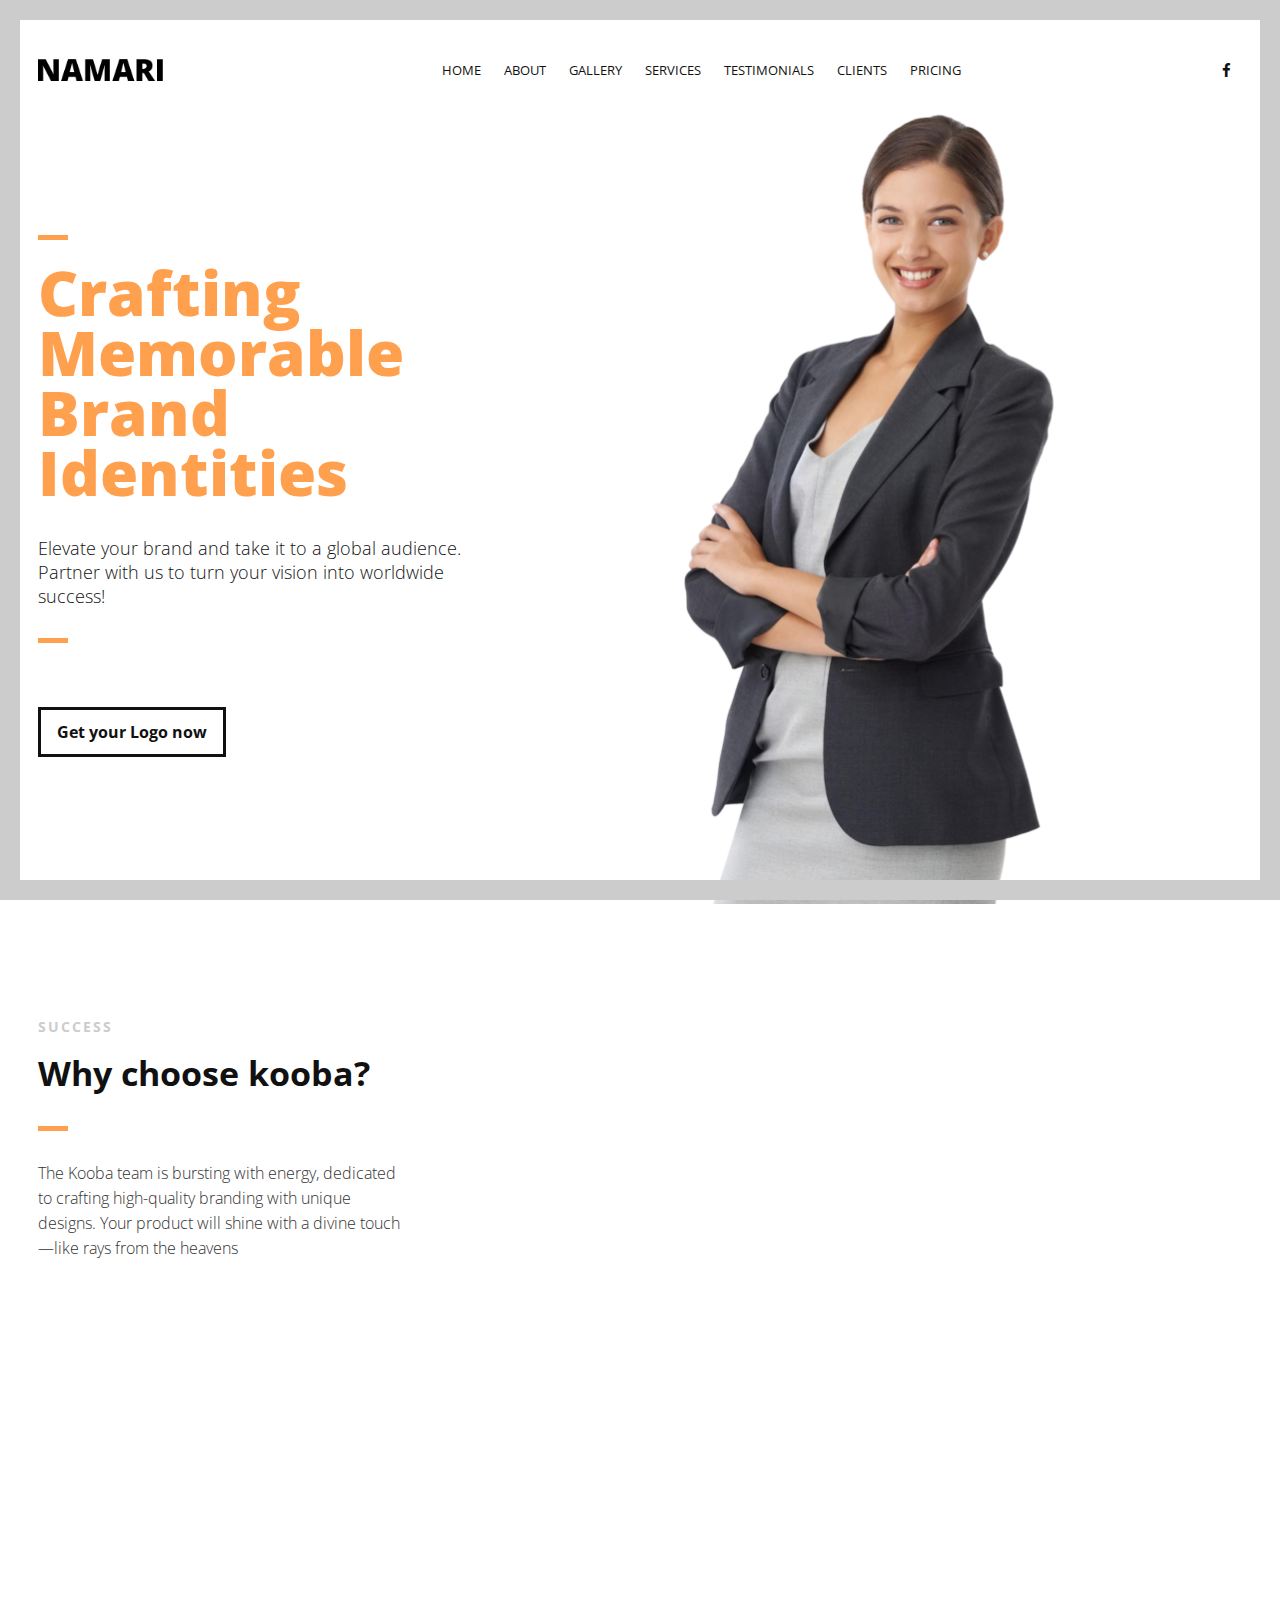
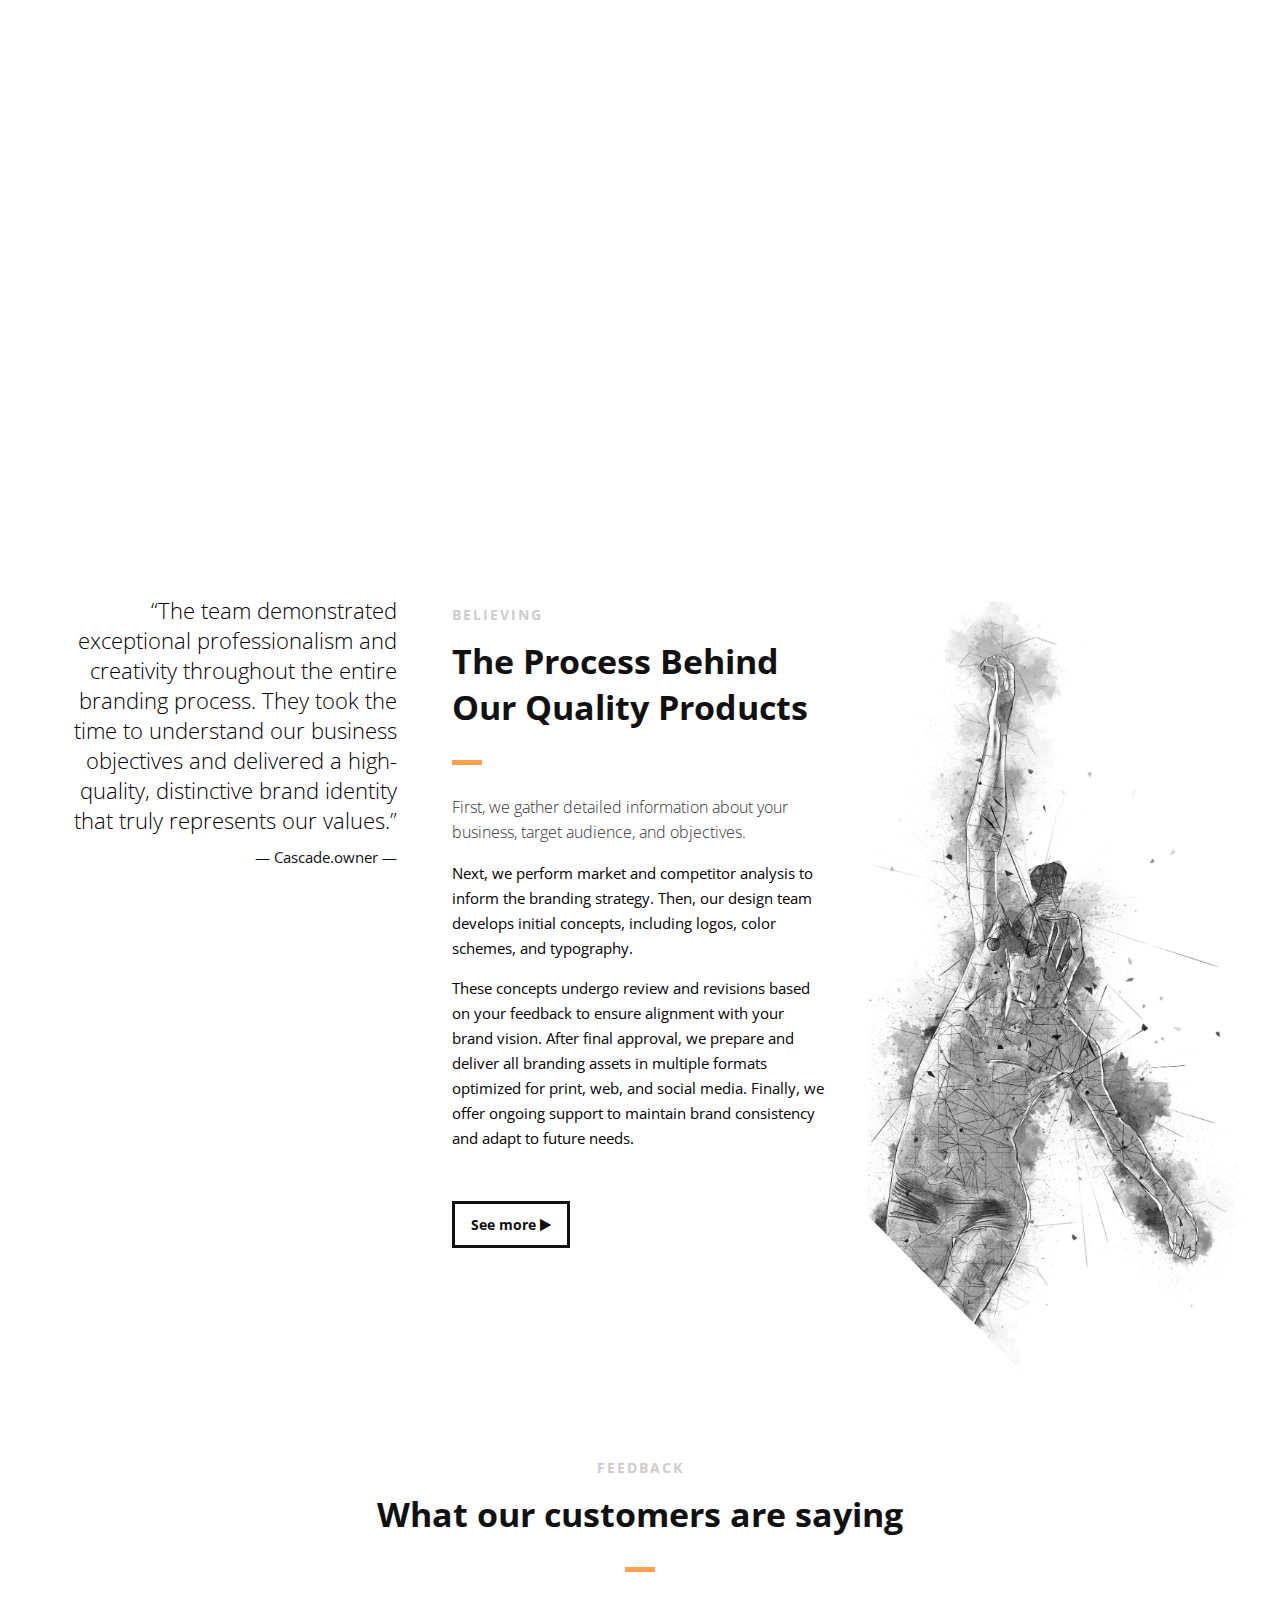
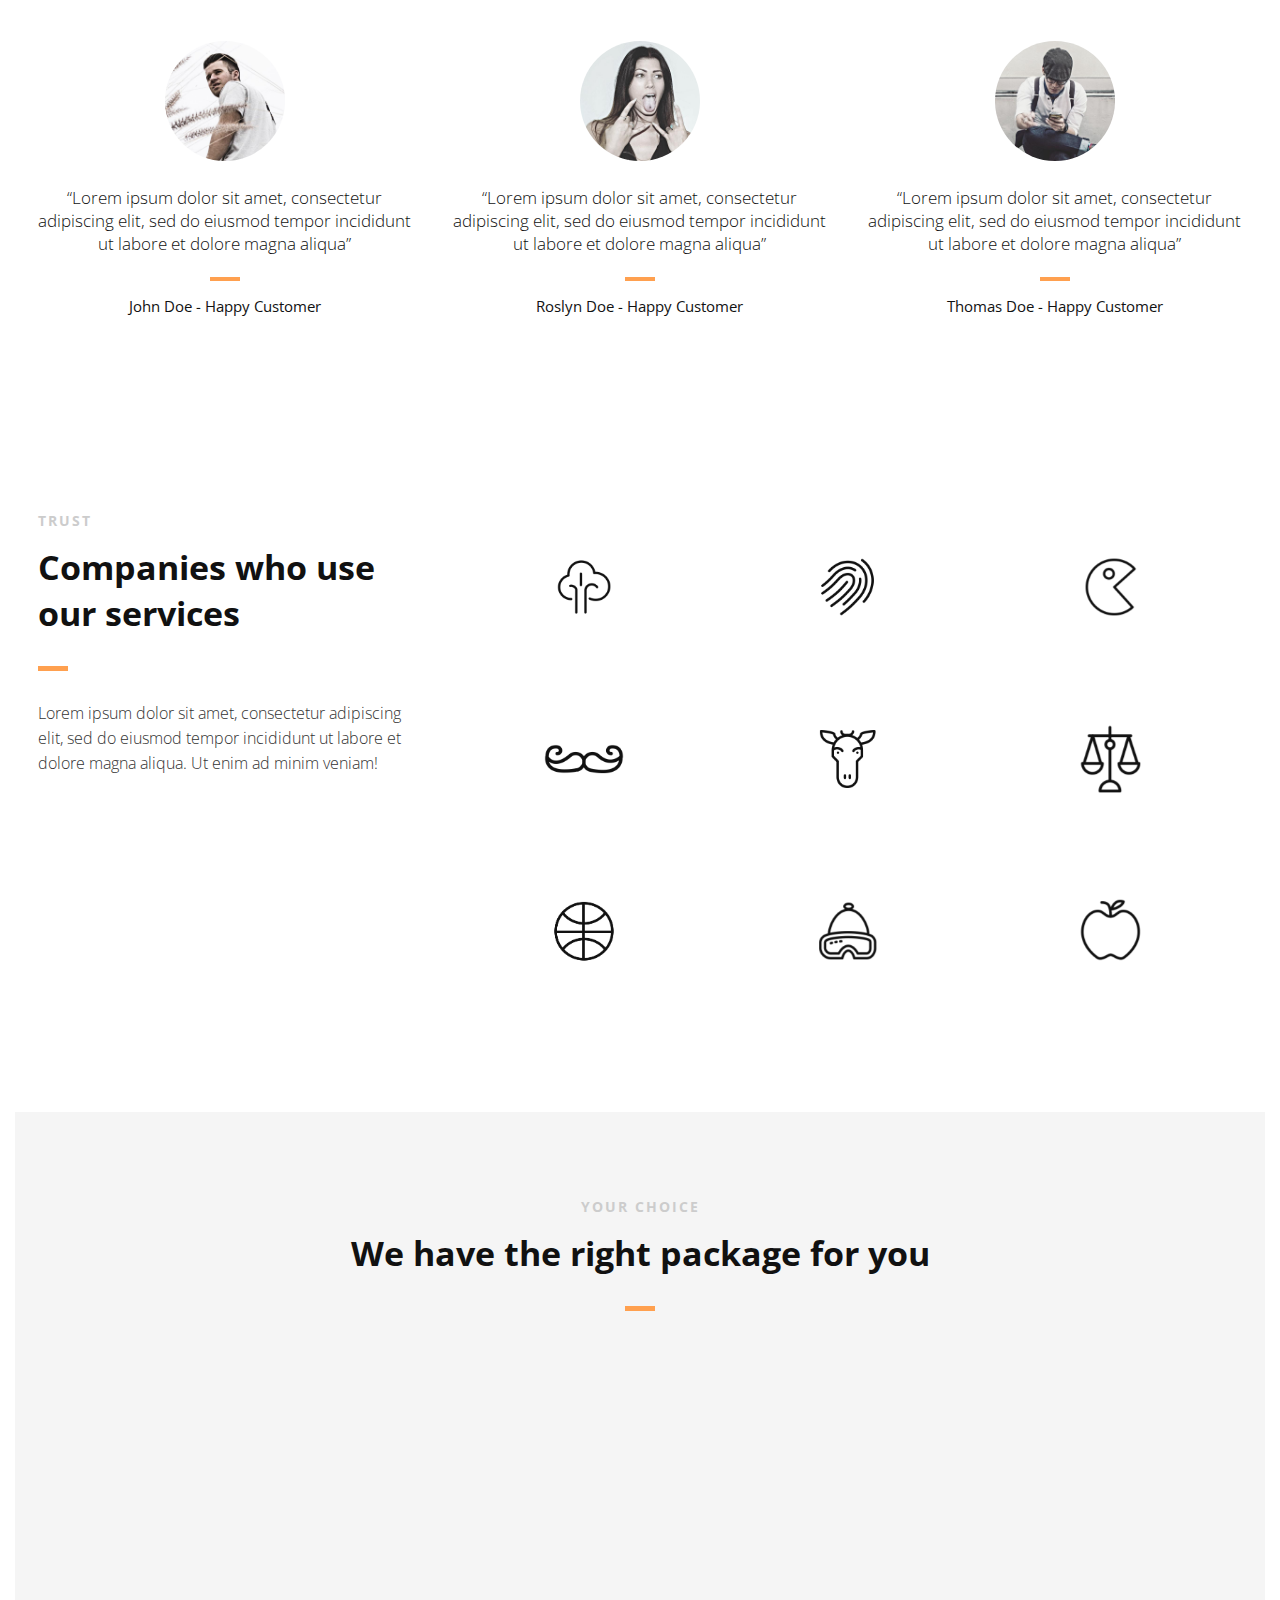
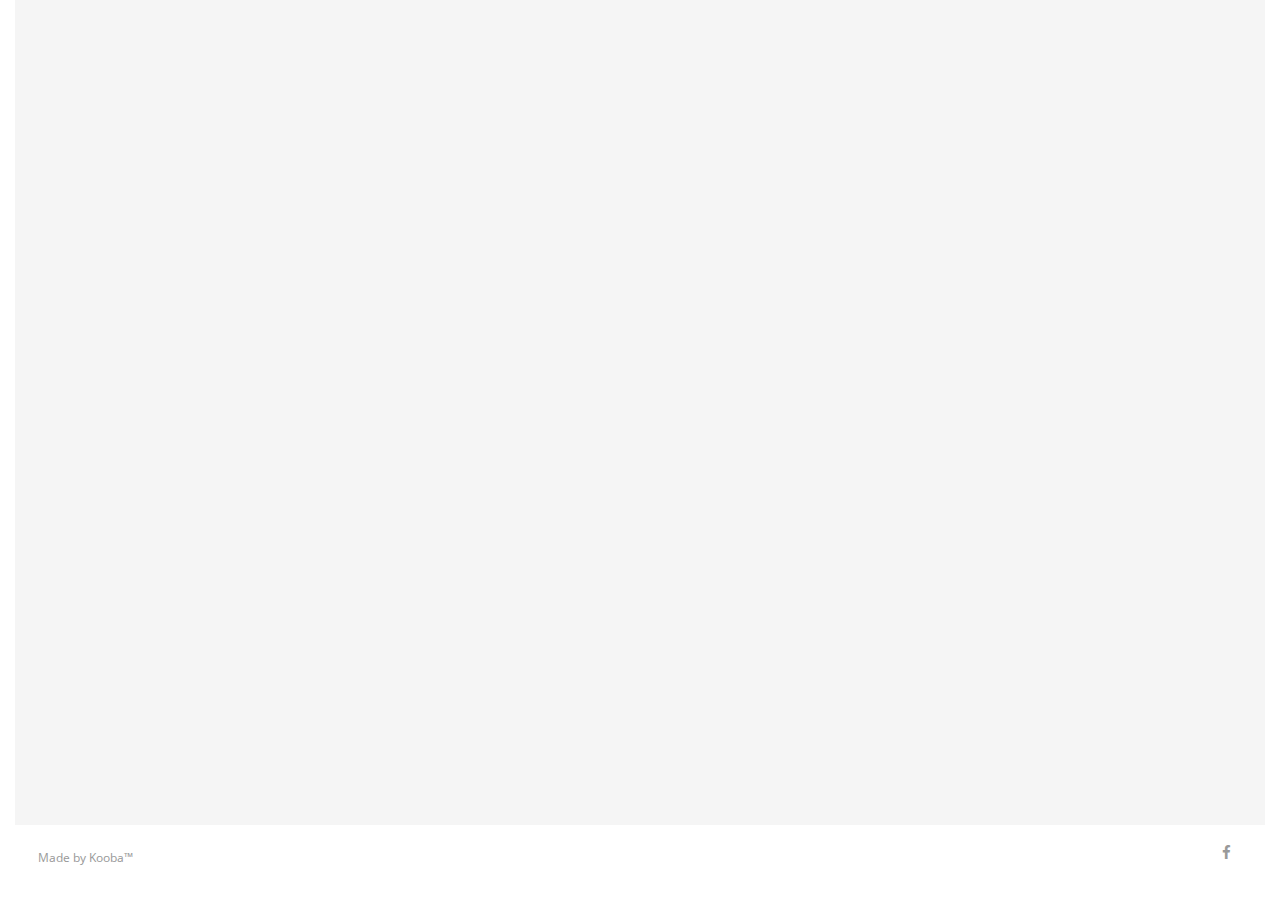
<file: index.html>
<!DOCTYPE html>
<html>
<head lang="en">
    <meta charset="UTF-8">

    <!--Page Title-->
    <title>Kooba - Logos</title>

    <!--Meta Keywords and Description-->
    <meta name="keywords" content="">
    <meta property="og:title" content="Kooba" />
    <meta name="description" content="Elevate your brand and take it to a global audience. Partner with us to turn your vision into worldwide success!">
    <meta name="viewport" content="width=device-width, initial-scale=1.0, user-scalable=no"/>
    <meta property="og:image" content="https://kooba.site/images/logo.png" />
  <meta property="og:url" content="https://kooba.site" />
  <meta property="og:type" content="website" />

    <!--Favicon-->
    <link rel="shortcut icon" href="images/favicon.ico" title="Favicon"/>

    <!-- Main CSS Files -->
    <link rel="stylesheet" href="css/style.css">

    <!-- Namari Color CSS -->
    <link rel="stylesheet" href="css/namari-color.css">

    <!--Icon Fonts - Font Awesome Icons-->
    <link rel="stylesheet" href="css/font-awesome.min.css">

    <!-- Animate CSS-->
    <link href="css/animate.css" rel="stylesheet" type="text/css">

    <!--Google Webfonts-->
    <link href='https://fonts.googleapis.com/css?family=Open+Sans:400,300,600,700,800' rel='stylesheet' type='text/css'>
</head>
<body>

<!-- Preloader -->
<div id="preloader">
  <img src="images/loader.gif" alt="Loading..." />
</div>
<!--End of Preloader-->

<div class="page-border" data-wow-duration="0.7s" data-wow-delay="0.2s">
    <div class="top-border wow fadeInDown animated" style="visibility: visible; animation-name: fadeInDown;"></div>
    <div class="right-border wow fadeInRight animated" style="visibility: visible; animation-name: fadeInRight;"></div>
    <div class="bottom-border wow fadeInUp animated" style="visibility: visible; animation-name: fadeInUp;"></div>
    <div class="left-border wow fadeInLeft animated" style="visibility: visible; animation-name: fadeInLeft;"></div>
</div>

<div id="wrapper">

    <header id="banner" class="scrollto clearfix" data-enllax-ratio=".5">
        <div id="header" class="nav-collapse">
            <div class="row clearfix">
                <div class="col-1">

                    <!--Logo-->
                    <div id="logo">

                        <!--Logo that is shown on the banner-->
                        <img src="images/logo.png" id="banner-logo" style="height: 90px;" alt="Landing Page"/>
                        <!--End of Banner Logo-->

                        <!--The Logo that is shown on the sticky Navigation Bar-->
                        <img src="images/logo-2.png" id="navigation-logo"style="height: 90px;" alt="Landing Page"/>
                        <!--End of Navigation Logo-->

                    </div>
                    <!--End of Logo-->

                    <aside>

                        <!--Social Icons in Header-->
                        <ul class="social-icons">
                            <li>
                                <a target="_blank" title="Facebook" href="https://www.facebook.com/profile.php?id=61577394426122">
                                    <i class="fa fa-facebook fa-1x"></i><span>Facebook</span>
                                </a>
                            </li>
                            
                            </li>
                        </ul>
                        <!--End of Social Icons in Header-->

                    </aside>

                    <!--Main Navigation-->
                    <nav id="nav-main">
                        <ul>
                            <li>
                                <a href="#banner">Home</a>
                            </li>
                            <li>
                                <a href="#about">About</a>
                            </li>
                            <li>
                                <a href="#gallery">Gallery</a>
                            </li>
                            <li>
                                <a href="#services">Services</a>
                            </li>
                            <li>
                                <a href="#testimonials">Testimonials</a>
                            </li>
                            <li>
                                <a href="#clients">Clients</a>
                            </li>
                            <li>
                                <a href="#pricing">Pricing</a>
                            </li>
                        </ul>
                    </nav>
                    <!--End of Main Navigation-->

                    <div id="nav-trigger"><span></span></div>
                    <nav id="nav-mobile"></nav>

                </div>
            </div>
        </div><!--End of Header-->

        <!--Banner Content-->
        <div id="banner-content" class="row clearfix">

            <div class="col-38">

                <div class="section-heading">
                    <h1>Crafting Memorable Brand Identities</h1>
                    <h2>Elevate your brand and take it to a global audience. Partner with us to turn your vision into worldwide success!</h2>
                </div>

                <!--Call to Action-->
                <a href="#" class="button">Get your Logo now</a>
                <!--End Call to Action-->

            </div>

        </div><!--End of Row-->
    </header>

    <!--Main Content Area-->
    <main id="content">

        <!--Introduction-->
        <section id="about" class="introduction scrollto">

            <div class="row clearfix">

                <div class="col-3">
                    <div class="section-heading">
                        <h3>SUCCESS</h3>
                        <h2 class="section-title">Why choose kooba?</h2>
                        <p class="section-subtitle">The Kooba team is bursting with energy, dedicated to crafting high-quality branding with unique designs. Your product will shine with a divine touch—like rays from the heavens</p>
                    </div>

                </div>

                <div class="col-2-3">

                    <!--Icon Block-->
                    <div class="col-2 icon-block icon-top wow fadeInUp" data-wow-delay="0.1s">
                        <!--Icon-->
                        <div class="icon">
                            <i class="fa fa-html5 fa-2x"></i>
                        </div>
                        <!--Icon Block Description-->
                        <div class="icon-block-description">
                            <h4>Unique Designs</h4>
                            <p class="section-subtitle">Every logo is crafted from scratch, tailored uniquely to your brand identity.</p>
                        </div>
                    </div>
                    <!--End of Icon Block-->

                    <!--Icon Block-->
                    <div class="col-2 icon-block icon-top wow fadeInUp" data-wow-delay="0.3s">
                        <!--Icon-->
                        <div class="icon">
                            <i class="fa fa-bolt fa-2x"></i>
                        </div>
                        <!--Icon Block Description-->
                        <div class="icon-block-description">
                            <h4> Fast Delivery</h4>
                            <p class="section-subtitle">Get your first concept in as little as 24-48 hours without compromising quality</p>
                        </div>
                    </div>
                    <!--End of Icon Block-->

                    <!--Icon Block-->
                    <div class="col-2 icon-block icon-top wow fadeInUp" data-wow-delay="0.5s">
                        <!--Icon-->
                        <div class="icon">
                            <i class="fa fa-tablet fa-2x"></i>
                        </div>
                        <!--Icon Block Description-->
                        <div class="icon-block-description">
                            <h4>Trusted by Big Brands</h4>
                            <p class="section-subtitle">We’ve proudly served clients like Coca-Cola, KFC, and Bentley with top-tier results.</p>
                        </div>
                    </div>
                    <!--End of Icon Block-->

                    <!--Icon Block-->
                    <div class="col-2 icon-block icon-top wow fadeInUp" data-wow-delay="0.5s">
                        <!--Icon-->
                        <div class="icon">
                            <i class="fa fa-rocket fa-2x"></i>
                            
                        </div>
                        <!--Icon Block Description-->
                        <div class="icon-block-description">
                            <h4>Scalable Formats</h4>
                            <p class="section-subtitle">Receive your final logo in multiple high-resolution formats, ready for web, print, and branding.</p>
                        </div>
                    </div>
                    <!--End of Icon Block-->

                </div>

            </div>


        </section>
        <!--End of Introduction-->


        <!--Gallery-->
        <aside id="gallery" class="row text-center scrollto clearfix" data-featherlight-gallery
                 data-featherlight-filter="a">

                <a href="images/gallery-images/gallery-image-1.jpg" data-featherlight="image" class="col-3 wow fadeIn"
                   data-wow-delay="0.1s"><img src="images/gallery-images/gallery-image-1.jpg" alt="Landing Page"/></a>
                <a href="images/gallery-images/gallery-image-2.jpg" data-featherlight="image" class="col-3 wow fadeIn"
                   data-wow-delay="0.3s"><img src="images/gallery-images/gallery-image-2.jpg" alt="Landing Page"/></a>
                <a href="images/gallery-images/gallery-image-3.jpg" data-featherlight="image" class="col-3 wow fadeIn"
                   data-wow-delay="0.5s"><img src="images/gallery-images/gallery-image-3.jpg" alt="Landing Page"/></a>
                <a href="images/gallery-images/gallery-image-4.jpg" data-featherlight="image" class="col-3 wow fadeIn"
                   data-wow-delay="1.1s"><img src="images/gallery-images/gallery-image-4.jpg" alt="Landing Page"/></a>
                <a href="images/gallery-images/gallery-image-5.jpg" data-featherlight="image" class="col-3 wow fadeIn"
                   data-wow-delay="0.9s"><img src="images/gallery-images/gallery-image-5.jpg" alt="Landing Page"/></a>
                <a href="images/gallery-images/gallery-image-6.jpg" data-featherlight="image" class="col-3 wow fadeIn"
                   data-wow-delay="0.7s"><img src="images/gallery-images/gallery-image-6.jpg" alt="Landing Page"/></a>

        </aside>
        <!--End of Gallery-->

<section class="process-section">

    <!--Content Section-->
    <div id="services" class="scrollto clearfix">

        <div class="row no-padding-bottom clearfix">

            <!--Content Left Side-->
            <div class="col-3">
                <!--User Testimonial-->
                <blockquote class="testimonial text-right bigtest">
                    <q style="color: black;">The team demonstrated exceptional professionalism and creativity throughout the entire branding process. They took the time to understand our business objectives and delivered a high-quality, distinctive brand identity that truly represents our values.</q>
                    <footer>— Cascade.owner —</footer>
                </blockquote>
            </div>

            <!--Content of the Right Side-->
            <div class="col-3">
                <div class="section-heading">
                    <h3>BELIEVING</h3>
                    <h2 class="section-title">The Process Behind Our Quality Products</h2>
                    <p class="section-subtitle">First, we gather detailed information about your business, target audience, and objectives.</p>
                </div>
                <p style="color: black;">Next, we perform market and competitor analysis to inform the branding strategy. Then, our design team develops initial concepts, including logos, color schemes, and typography. 
                </p>
                <p style="color: black;">These concepts undergo review and revisions based on your feedback to ensure alignment with your brand vision. After final approval, we prepare and deliver all branding assets in multiple formats optimized for print, web, and social media. Finally, we offer ongoing support to maintain brand consistency and adapt to future needs.
                </p>
                <a href="#" data-videoid="" data-videosite="youtube" class="button video link-lightbox">
                    See more <i class="fa fa-play" aria-hidden="true"></i>
                </a>
            </div>

            <!--Right Side Image-->
            <div class="col-3">
                <img src="images/dancer.jpg" alt="Dancer"/>
            </div>

        </div>

    </div>
    <!--End of Content Section-->

</section>
<!-- End of Process Section -->
        <section class="testimonial-section">

    <!--Testimonials-->
    <aside id="testimonials" class="scrollto text-center" data-enllax-ratio=".2">

        <div class="row clearfix">

            <div class="section-heading">
                <h3>FEEDBACK</h3>
                <h2 class="section-title">What our customers are saying</h2>
            </div>

            <!--User Testimonial-->
            <blockquote class="col-3 testimonial classic">
                <img src="images/user-images/user-1.jpg" alt="User"/>
                <q>Lorem ipsum dolor sit amet, consectetur adipiscing elit, sed do eiusmod tempor incididunt ut
                    labore et dolore magna aliqua</q>
                <footer>John Doe - Happy Customer</footer>
            </blockquote>

            <!--User Testimonial-->
            <blockquote class="col-3 testimonial classic">
                <img src="images/user-images/user-2.jpg" alt="User"/>
                <q>Lorem ipsum dolor sit amet, consectetur adipiscing elit, sed do eiusmod tempor incididunt ut
                    labore et dolore magna aliqua</q>
                <footer>Roslyn Doe - Happy Customer</footer>
            </blockquote>

            <!--User Testimonial-->
            <blockquote class="col-3 testimonial classic">
                <img src="images/user-images/user-3.jpg" alt="User"/>
                <q>Lorem ipsum dolor sit amet, consectetur adipiscing elit, sed do eiusmod tempor incididunt ut
                    labore et dolore magna aliqua</q>
                <footer>Thomas Doe - Happy Customer</footer>
            </blockquote>

        </div>

    </aside>
</section>
<!--End of Testimonials Section-->

        <!--Clients-->
        <section id="clients" class="scrollto clearfix">
            <div class="row clearfix">

                <div class="col-3">

                    <div class="section-heading">
                        <h3>TRUST</h3>
                        <h2 class="section-title">Companies who use our services</h2>
                        <p class="section-subtitle">Lorem ipsum dolor sit amet, consectetur adipiscing elit, sed do
                            eiusmod
                            tempor incididunt ut labore et dolore magna aliqua. Ut enim ad minim veniam!</p>
                    </div>

                </div>

                <div class="col-2-3">

                    <a href="#" class="col-3">
                        <img src="images/company-images/company-logo1.png" alt="Company"/>
                        <div class="client-overlay"><span>Unilever</span></div>
                    </a>
                    <a href="#" class="col-3">
                        <img src="images/company-images/company-logo2.png" alt="Company"/>
                        <div class="client-overlay"><span>Noctura</span></div>
                    </a>
                    <a href="#" class="col-3">
                        <img src="images/company-images/company-logo3.png" alt="Company"/>
                        <div class="client-overlay"><span>Planum</span></div>
                    </a>
                    <a href="#" class="col-3">
                        <img src="images/company-images/company-logo4.png" alt="Company"/>
                        <div class="client-overlay"><span>Zero clothing</span></div>
                    </a>
                    <a href="#" class="col-3">
                        <img src="images/company-images/company-logo5.png" alt="Company"/>
                        <div class="client-overlay"><span>Home Garden</span></div>
                    </a>
                    <a href="#" class="col-3">
                        <img src="images/company-images/company-logo6.png" alt="Company"/>
                        <div class="client-overlay"><span>Khonsu</span></div>
                    </a>
                    <a href="#" class="col-3">
                        <img src="images/company-images/company-logo7.png" alt="Company"/>
                        <div class="client-overlay"><span>Zentric</span></div>
                    </a>
                    <a href="#" class="col-3">
                        <img src="images/company-images/company-logo8.png" alt="Company"/>
                        <div class="client-overlay"><span>SmartPlay</span></div>
                    </a>

                    <a href="#" class="col-3">
                        <img src="images/company-images/company-logo9.png" alt="Company"/>
                        <div class="client-overlay"><span>Calva solutions</span></div>
                    </a>

                </div>

            </div>
        </section>
        <!--End of Clients-->

        <!--Pricing Tables-->
        <section id="pricing" class="secondary-color text-center scrollto clearfix ">
            <div class="row clearfix">

                <div class="section-heading">
                    <h3>YOUR CHOICE</h3>
                    <h2 class="section-title">We have the right package for you</h2>
                </div>

                <!--Pricing Block-->
                <div class="pricing-block col-3 wow fadeInUp" data-wow-delay="0.4s">
                    <div class="pricing-block-content">
                        <h3>Basic</h3>
                        <p class="pricing-sub">The Basic version</p>
                        <div class="pricing">
                            <div class="price"><span>$</span>45</div>
                            <p>Wind - For Start Ups 3 logo design along with white and transparent background (JPEG PNG) Files + Source file (.ai)</p>
                        </div>
                        <ul>
                            <li>3 concepts included</li>
                            <li>Logo transparency</li>
                            <li>Printable file</li>
                            <li>Include source file
                                <li>.....</li>
                                <li>.....</li>
                                <li>.....</li>
                                <li>.....</li>
</li>
                            
                        </ul>
                        <a href="#" class="button">BUY NOW</a>
                    </div>
                </div>
                <!--End Pricing Block-->

                <!--Pricing Block-->
                <div class="pricing-block featured col-3 wow fadeInUp" data-wow-delay="0.6s">
                    <div class="pricing-block-content">
                        <h3>Student</h3>
                        <p class="pricing-sub">Most popular choice</p>
                        <div class="pricing">
                            <div class="price"><span>$</span>95</div>
                            <p>Tornado - Best Choice 4 HQ Creative variation with JPEG PNG + SOCIAL MEDIA COVERS + .ai .eps Source and Vector Files</p>
                        </div>
                        <ul>
                            <li>4 concepts included</li>
                            <li>Logo transparency</li>
                            <li>Vector file</li>
                            <li>Printable file</li>
                            <li>Include 3D mockup</li>
                            <li>Include source file</li>
                            <li>Include social media kit</li>
                            <li>.....</li>
                        </ul>
                        <a href="#" class="button">BUY NOW</a>
                    </div>
                </div>
                <!--End Pricing Block-->

                <!--Pricing Block-->
                <div class="pricing-block col-3 wow fadeInUp" data-wow-delay="0.8s">
                    <div class="pricing-block-content">
                        <h3>Business</h3>
                        <p class="pricing-sub">For the whole team</p>
                        <div class="pricing">
                            <div class="price"><span>$</span>155</div>
                            <p>Hurricane - Selected by PRO 5 Highly Professional variations JPEG PNG + STATIONARY & SOCIAL MEDIA COVERS + Source files for logo</p>
                        </div>
                        <ul>
                            <li>4 concepts included</li>
                            <li>Logo transparency</li>
                            <li>Vector file</li>
                            <li>Printable file</li>
                            <li>Include 3D mockup</li>
                            <li>Include source file</li>
                            <li>Include social media kit</li>
                            <li>Stationery designs</li>
                        </ul>
                        <a href="#" class="button">BUY NOW</a>
                    </div>
                </div>
                <!--End Pricing Block-->

            </div>
        </section>
        <!--End of Pricing Tables-->

    </main>
    <!--End Main Content Area-->


    <!--Footer-->
    <footer id="landing-footer" class="clearfix">
        <div class="row clearfix">

            <p id="copyright" class="col-2">Made by Kooba™ </p>

            <!--Social Icons in Footer-->
            <ul class="col-2 social-icons">
                <li>
                    <a target="_blank" title="Facebook" href="https://www.facebook.com/username">
                        <i class="fa fa-facebook fa-1x"></i><span>Facebook</span>
                    </a>
                </li>
                
            </ul>
            <!--End of Social Icons in Footer-->
        </div>
    </footer>
    <!--End of Footer-->

</div>

<!-- Include JavaScript resources -->
<script src="js/jquery.1.8.3.min.js"></script>
<script src="js/wow.min.js"></script>
<script src="js/featherlight.min.js"></script>
<script src="js/featherlight.gallery.min.js"></script>
<script src="js/jquery.enllax.min.js"></script>
<script src="js/jquery.scrollUp.min.js"></script>
<script src="js/jquery.easing.min.js"></script>
<script src="js/jquery.stickyNavbar.min.js"></script>
<script src="js/jquery.waypoints.min.js"></script>
<script src="js/images-loaded.min.js"></script>
<script src="js/lightbox.min.js"></script>
<script src="js/site.js"></script>

<script>
  window.addEventListener("load", function () {
    const preloader = document.getElementById("preloader");
    preloader.remove(); // Instantly removes the loader
  });
</script>
</body>
</html>
</file>
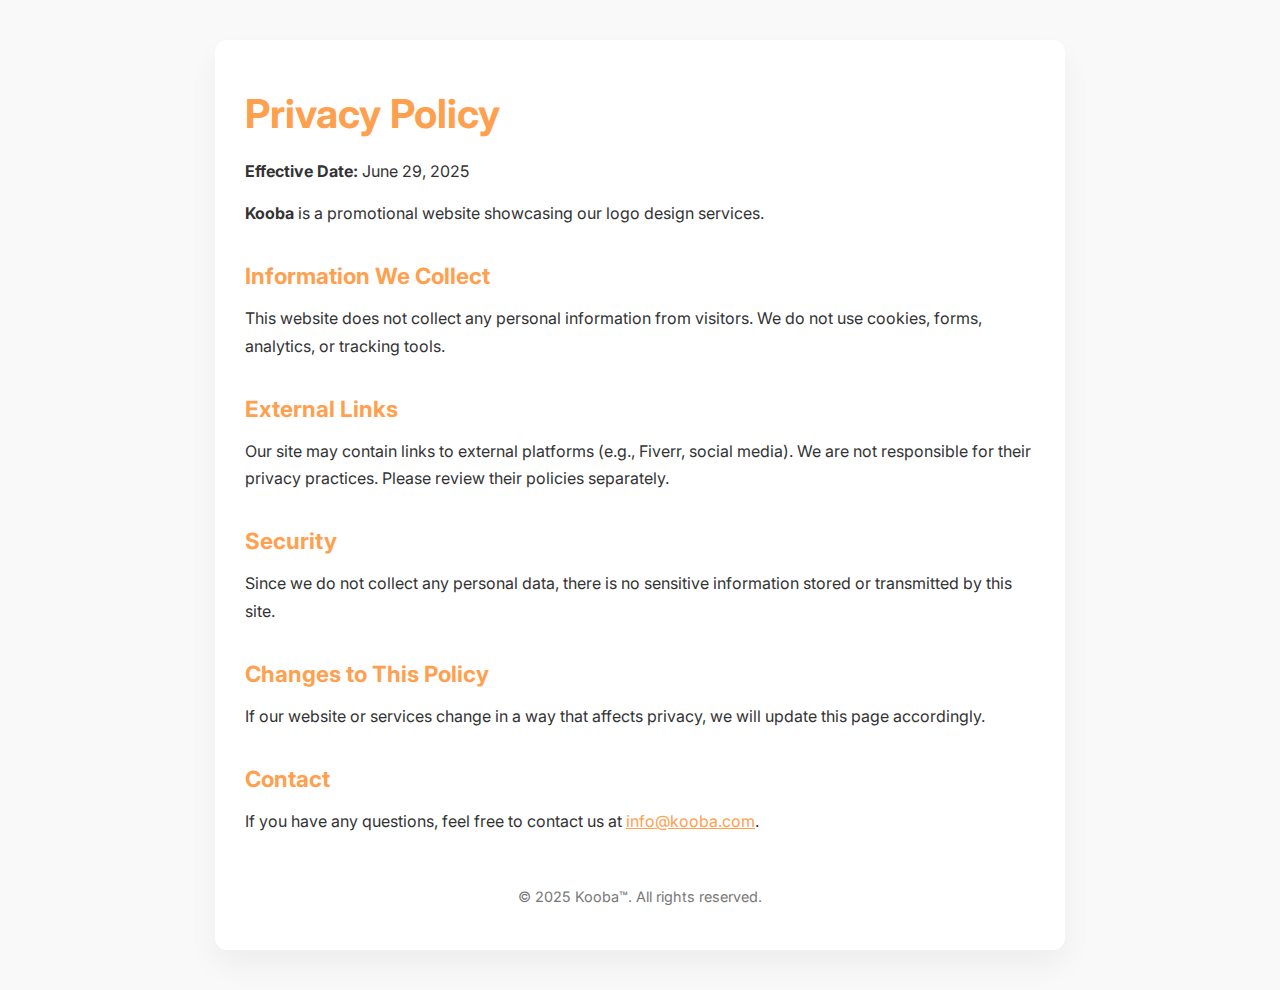
<file: privacy.html>
<!DOCTYPE html>
<html lang="en">
<head>
  <meta charset="UTF-8" />
  <meta name="viewport" content="width=device-width, initial-scale=1.0"/>
  <title>Privacy Policy | Kooba</title>
  <link href="https://fonts.googleapis.com/css2?family=Inter:wght@400;600;700&display=swap" rel="stylesheet">
  <style>
    * {
      box-sizing: border-box;
      margin: 0;
      padding: 0;
    }

    body {
      font-family: 'Inter', sans-serif;
      background: #f9f9f9;
      color: #333;
      line-height: 1.7;
      padding: 40px 20px;
    }

    .container {
      max-width: 850px;
      margin: auto;
      background: #ffffff;
      padding: 40px 30px;
      border-radius: 12px;
      box-shadow: 0 15px 30px rgba(0, 0, 0, 0.05);
    }

    h1 {
      font-size: 2.5rem;
      margin-bottom: 10px;
      color: #ffa04f;
    }

    h2 {
      font-size: 1.4rem;
      margin: 30px 0 10px;
      color: #ffa04f;
    }

    p, li {
      font-size: 1rem;
      margin-bottom: 15px;
    }

    ul {
      margin-left: 20px;
      padding-left: 20px;
    }

    a {
      color: #ffa04f;
      text-decoration: underline;
    }

    footer {
      margin-top: 50px;
      text-align: center;
      font-size: 0.9rem;
      color: #777;
    }

    @media (max-width: 600px) {
      .container {
        padding: 30px 20px;
      }

      h1 {
        font-size: 2rem;
      }

      h2 {
        font-size: 1.2rem;
      }
    }
  </style>
</head>
<body>
  <div class="container">
    <h1>Privacy Policy</h1>
    <p><strong>Effective Date:</strong> June 29, 2025</p>

    <p><strong>Kooba</strong> is a promotional website showcasing our logo design services.</p>

    <h2>Information We Collect</h2>
    <p>This website does not collect any personal information from visitors. We do not use cookies, forms, analytics, or tracking tools.</p>

    <h2>External Links</h2>
    <p>Our site may contain links to external platforms (e.g., Fiverr, social media). We are not responsible for their privacy practices. Please review their policies separately.</p>

    <h2>Security</h2>
    <p>Since we do not collect any personal data, there is no sensitive information stored or transmitted by this site.</p>

    <h2>Changes to This Policy</h2>
    <p>If our website or services change in a way that affects privacy, we will update this page accordingly.</p>

    <h2>Contact</h2>
    <p>If you have any questions, feel free to contact us at <a href="mailto:info@kooba.com">info@kooba.com</a>.</p>

    <footer>
      &copy; 2025 Kooba™. All rights reserved.
    </footer>
  </div>
</body>
</html>
</file>
<file: css/namari-color.css>
/* Namari Landing Page Dynamic Style Index

1. Website Default Styling
2. Navigation
3. Primary and Secondary Colors
4. Banner
5. Typography
6. Buttons
7. Footer


/*------------------------------------------------------------------------------------------*/
/* 1. Website Default Styling */
/*------------------------------------------------------------------------------------------*/


body {
    background:#fff;
}


/* Default Link Color */

a, .la-ball-triangle-path {
    color:#ffa04f;
}

a:hover, #header.nav-solid nav a:hover {
    color:#ffa04f;
}

/* Default Icon Color */

.icon i {
    color:#ffa04f;
}

/* Border Color */

#banner .section-heading:before, .testimonial.classic footer:before {
    background: #ffa04f;
}

.pricing-block-content:hover {
    border-color:#ffa04f;
}


/*------------------------------------------------------------------------------------------*/
/* 2. Navigation */
/*------------------------------------------------------------------------------------------*/


/* Transparent Navigation Color on a Banner */

#header nav a, #header i {
    color:#111;
}


/* Navigation Colors when the Navigation is sticky and solid */ 

#header.nav-solid, #header.nav-solid a, #header.nav-solid i, #nav-mobile ul li a {
    color:#333;
}


/* Navigation Active State */

#header.nav-solid .active {
    color: #ffa04f;
    border-color: #ffa04f;
}    



/*------------------------------------------------------------------------------------------*/
/* 3. Primary and Secondary Colors */
/*------------------------------------------------------------------------------------------*/


/* Primary Background and Text Colors */

.primary-color, .featured .pricing {
    background-color:#ffa04f;
}

.primary-color, .primary-color .section-title, .primary-color .section-subtitle, .featured .pricing, .featured .pricing p {
    color:#fff;    
}

.section-heading h2:after {
    background:#ffa04f;
    content:"";
    display:block;
    width:30px;
    height:5px;
    margin-top:30px;
}

.text-center .section-heading h2:after {
    margin:30px auto 25px auto;
}

/* Primary Icon Colors */

.primary-color .icon i, .primary-color i {
    color:#fff;
}


/* Secondary Background and Text Colors */

.secondary-color {
    background-color:#f5f5f5;
}


/*------------------------------------------------------------------------------------------*/
/* 4. Banner */
/*------------------------------------------------------------------------------------------*/


/* Banner Background and Text Colors */

#banner {
    background: url("../images/banner-images/banner-image-1.jpg") no-repeat center top;
    background-size:cover;
}


/*------------------------------------------------------------------------------------------*/
/* 5. Typography */
/*------------------------------------------------------------------------------------------*/


body {
    font-family: 'Open Sans', sans-serif, Arial, Helvetica;
    font-size:15px;
    font-weight:normal;
    color:#111;
}

/* Logo, if you are using Fonts as Logo and not image

#logo h1 {
    font-family:;
    font-size:; 
    font-weight:;
    color:;
}

#logo h2 {
    font-family:;
    font-size:; 
    font-weight:;
    color:;
}

*/


/* Banner Typography */

#banner h1 {
    font-family: 'Open Sans', sans-serif, Arial, Helvetica;
    font-size:62px;
    line-height:60px;
    font-weight:800;
    color:#ffa04f;
}

#banner h2 {
    font-family: 'Open Sans', sans-serif, Arial, Helvetica;
    font-size:18px;
    font-weight:300;
    color:#111111;
}


/* Section Title and Subtitle */

.section-title {
    font-family: 'Open Sans', sans-serif, Arial, Helvetica;
    font-size: 34px; 
    font-weight:700;
    color:#111;
}

.section-subtitle {
    font-family: 'Open Sans', sans-serif, Arial, Helvetica;
    font-size: 16px;
    font-weight:300;
    color:#333333;
}

/* Testimonial */

.testimonial q {
    font-family: 'Open Sans', sans-serif, Arial, Helvetica;
    font-size: 17px; 
    font-weight:300;
}

.testimonial.classic q, .testimonial.classic footer {
    color:#111;
}


/* Standard Headings h1-h6 */

h1 {
    font-family: 'Open Sans', sans-serif, Arial, Helvetica;
    font-size: 40px; 
    font-weight:300;
    color:#111;
}

h2 {
    font-family: 'Open Sans', sans-serif, Arial, Helvetica;
    font-size: 34px; 
    font-weight:300;
    color:#111;
}

h3 {
    font-family: 'Open Sans', sans-serif, Arial, Helvetica;
    font-size: 30px; 
    font-weight:700;
    color:#111;
}

h4 {
    font-family: 'Open Sans', sans-serif, Arial, Helvetica;
    font-size: 18px; 
    font-weight:400;
    color:#111;
}

h5 {
    font-family: 'Open Sans', sans-serif, Arial, Helvetica;
    font-size: 16px; 
    font-weight:400;
    color:#111;
}

h6 {
    font-family: 'Open Sans', sans-serif, Arial, Helvetica;
    font-size: 14px; 
    font-weight:400;
    color:#111;
}


/*------------------------------------------------------------------------------------------*/
/* 6. Buttons */
/*------------------------------------------------------------------------------------------*/

/* ----------Default Buttons---------- */


/* Button Text */

.button, input[type="submit"]  {
    font-family: 'Open Sans', sans-serif, Arial, Helvetica;
    font-size:14px;
    font-weight:bold;
    color:#111;
}


/* Button Color */

.button, input[type="submit"] {
    border-color:#111;
}


/* Button Hover Color */

.button:hover,  input[type="submit"]:hover {
    border-color:#ffa04f;
    color:#ffa04f;
}


/* ----------Banner Buttons---------- */


/* Button Text */

#banner .button {
    font-family: 'Open Sans', sans-serif, Arial, Helvetica;
    font-size:16px;
    color:#111;
}


/* Button Color */

#banner .button {
    border-color:#111;
}


/* Button Hover Color */

#banner .button:hover {
    color:#ffa04f;
    border-color:#ffa04f;
}


/*------------------------------------------------------------------------------------------*/
/* 7. Footer */
/*------------------------------------------------------------------------------------------*/

#landing-footer, #landing-footer p, #landing-footer a {
    font-family: 'Open Sans', sans-serif, Arial, Helvetica;
    font-size:12px;
    font-weight:normal;
    color:#999;
}

/* Footer Icon Color */

#landing-footer i {
    color:#999;
}
</file>
<file: css/style.css>
/* Namari Landing Page v.1.1.0 Style Index - a free landing page by shapingrain.com

1. Default and Reset styles
- 1.1 Input Elements
2. Global elements
- 2.1 Header
- 2.2 Logo
- 2.3 Buttons
- 2.4 Navigation
- 2.5 Social Elements
- 2.6 Images
3. Fonts and Headings
4. Banner
- 4.1 SignUp Form
5. Content Elements
- 5.1 Icons
- 5.2 Parallax Elements
- 5.3 Divider
6. Landing Page Sections
- 6.1 Features
- 6.2 Testimonials
- 6.3 Gallery
- 6.4 Video
- 6.5 Clients
- 6.6 Pricing Table
7. Footer


/*------------------------------------------------------------------------------------------*/
/* 1. Defaults & Reset of specific styles across browsers */
/*------------------------------------------------------------------------------------------*/

*, *:before, *:after {
    -webkit-box-sizing: border-box;
    -moz-box-sizing: border-box;
    box-sizing: border-box;
}

body, div, dl, dt, dd, ul, ol, li, h1, h2, h3, h4, h5, h6, pre, form, blockquote, th, td {
    margin: 0;
    padding: 0;
    direction: ltr;
}

body {
    margin: 0;
    padding: 0;
    -webkit-font-smoothing: antialiased;
    overflow-x: hidden;
}

p {
    line-height: 25px;
}

.row img {
    height: auto;
    max-width: 100%;
}

a {
    text-decoration: none;
    line-height: inherit;
    -webkit-transition: opacity 0.3s ease-out;
    -moz-transition: opacity 0.3s ease-out;
    -o-transition: opacity 0.3s ease-out;
    transition: opacity 0.3s ease-out;
}

iframe {
    border: 0 !important;
}

.parallax-window {
    min-height: 400px;
    background: transparent;
}

figure {
    margin: 0;
}

/* Page Border */

.page-border {
    position: fixed;
    z-index: 999999;
    pointer-events: none;
}

.page-border .bottom-border, .page-border .left-border, .page-border .right-border, .page-border .top-border {
    background: #f3f3ef;
    position: fixed;
    z-index: 9999;
}

.page-border > .top-border, .page-border > .right-border, .page-border > .bottom-border, .page-border > .left-border {
    padding: 11px;
    background: #ccc;
}

.page-border .bottom-border, .page-border .top-border {
    width: 100%;
    padding: 10px;
    left: 0;
}

.page-border .left-border, .page-border .right-border {
    padding: 10px;
    height: 100%;
    top: 0;
}

.page-border .top-border {
    top: 0;
}

.page-border .right-border {
    right: 0;
}

.page-border .bottom-border {
    bottom: 0;
}

.page-border .left-border {
    left: 0;
}

#wrapper {
    margin:0 15px;
    padding: 15px 0;
    position: relative;
}


/* --------- 1.1 Input Elements ---------- */

input, textarea {
    border: 1px solid #e1e1e1;
    padding: 10px;
    -webkit-transition: all .3s linear;
    -moz-transition: all .3s linear;
    transition: all .3s linear;
    border-radius: 3px;
}

input {
    height: 40px;
    margin: 3px 0;
    outline: none;
    line-height: normal;
    font-size: 14px;
}

input[type="submit"] {
    cursor: pointer;
    border-style: solid;
    border-width: 2px;
    padding-top: 0;
    padding-bottom: 0;
}

select {
    border: 1px solid #e1e1e1;
    height: 40px;
    padding: 5px;
}

input:focus, textarea:focus {
    box-shadow: inset 0 1px 3px rgba(0, 0, 0, 0.1);
}

*:focus {
    outline: none;
}

/*------------------------------------------------------------------------------------------*/
/* 2. Layout Elements */
/*------------------------------------------------------------------------------------------*/

section {
    clear: both;
    overflow: hidden;
}

/* Rows and Columns */

.row {
    max-width: 1245px;
    margin: 0 auto;
    padding: 75px 0;
    position: relative;
}

.no-padding-bottom .row, .no-padding-bottom div, .no-padding-bottom.row {
    padding-bottom: 0;
}

.no-padding-top.row, .no-padding-top div {
    padding-top: 0;
}

.big-padding-top {
    padding-top: 75px !important;
}

.big-padding-bottom {
    padding-bottom: 85px !important;
}

/* Targets all elements */

[class*='col-'] {
    float: left;
    padding: 20px;
}

#clients .col-2-3 [class*='col-'] {
    padding: 0;
}

/* Clearfix */

.clearfix:after {
    content: "";
    display: table;
    clear: both;
}

/* Main Widths */

.col-1 {
    width: 100%;
}

.col-2 {
    width: 50%;
}

.col-3 {
    width: 33.33%;
}

.col-4 {
    width: 25%;
}

.col-5 {
    width: 20%;
}

.col-6 {
    width: 16.6666666667%;
}

.col-7 {
    width: 14.2857142857%;
}

.col-8 {
    width: 12.5%;
}

.col-9 {
    width: 11.1111111111%;
}

.col-10 {
    width: 10%;
}

.col-11 {
    width: 9.09090909091%;
}

.col-12 {
    width: 8.33%;
}

.col-2-3 {
    width: 66.66%;
}

.col-3-4 {
    width: 75%;
}

.col-9-10 {
    width: 90%;
}

/* Golden Ratio */
.col-61 {
    width: 61.8%;
}

.col-38 {
    width: 38.2%;
}

/* --------- 2.1 Header --------- */

#header {
    height: 71px !important;
    overflow: visible;
    z-index: 9999;
    width: 100%;
    position: absolute !important;
}

#header .row {
    padding: 0;
}

#header aside {
    text-align: right;
}

#header ul {
    text-align: center;
}

#header li {
    display: inline-block;
    list-style: none;
    margin: 0;
}

/* --------- 2.2 Logo ---------- */

#logo {
    float: left;
    height: 71px;
    line-height: 66px;
    margin-right: 15px;
}

#logo h1, #logo h2 {
    display: inline-block;
}

#banner #logo h1 {
    font-size: 28px;
    margin-right: 10px;
    font-weight: 900;
    padding: 0;
}

#logo h2 {
    font-size: 18px;
    padding: 0;
}

#logo img {
    max-height: 22px;
    vertical-align: middle;
    margin-right: 15px;
}

#navigation-logo {
    display: none;
}

.nav-solid #logo #banner-logo {
    display: none;
}

.nav-solid #logo #navigation-logo {
    display: inline-block;
}

/* --------- 2.3 Buttons ---------- */

.call-to-action {
    padding: 35px 0 35px 0;
}

/*Style*/

.button {
    font-size: 16px;
    margin: 35px 0;
    padding: 11px 16px;
    -webkit-transition: all .3s linear;
    -moz-transition: all .3s linear;
    transition: all .3s linear;
    display: inline-block;
    border-width: 3px;
    border-style: solid;
}

/* Play Button */

#video-section {
    position:relative;
}

.play-video {
    height:110px;
    position:absolute;
    top:50%;
    margin-top:-110px;
    width:100%;
}

.play-icon {
    display: inline-block;
    font-size: 0px;
    cursor: pointer;
    margin: 45px auto;
    width: 110px;
    height: 110px;
    border-radius: 50%;
    text-align: center;
    position: relative;
    z-index: 1;
}

.play-icon:after {
    pointer-events: none;
    position: absolute;
    width: 100%;
    height: 100%;
    border-radius: 50%;
    content: '';
    -webkit-box-sizing: content-box;
    -moz-box-sizing: content-box;
    box-sizing: content-box;
}

.play-icon:before {
    font-family: 'fontawesome';
    content: '\f144';
    speak: none;
    font-size: 74px;
    line-height: 110px;
    font-style: normal;
    font-weight: normal;
    font-variant: normal;
    text-transform: none;
    display: block;
    -webkit-font-smoothing: antialiased;
    color:#fff;
}

.play-video .play-icon {
    background: rgba(255, 255, 255, 0.5);
    -webkit-transition: -webkit-transform ease-out 0.3s, background 0.4s;
    -moz-transition: -moz-transform ease-out 0.3s, background 0.4s;
    transition: transform ease-out 0.3s, background 0.4s;
}

.play-video .play-icon:after {
    top: 0;
    left: 0;
    padding: 0;
    z-index: -1;
    box-shadow: 0 0 0 2px rgba(255, 255, 255, 0.1);
    opacity: 0;
    -webkit-transform: scale(0.9);
    -moz-transform: scale(0.9);
    -ms-transform: scale(0.9);
    transform: scale(0.9);
}

.play-video .play-icon:hover {
    background: rgba(255, 255, 255, 0.05);
    -webkit-transform: scale(0.93);
    -moz-transform: scale(0.93);
    -ms-transform: scale(0.93);
    transform: scale(0.93);
    color: #fff;
}


/* --------- 2.4 Navigation ---------- */

#header {
    font-size: 13px;
}

#header aside {
    float: right;
}

#header nav ul {
    text-transform: uppercase;

}

#header nav a {
    height: 71px;
    line-height: 71px;
    display: block;
    padding: 0 10px;
}

#header nav a:hover {
    opacity: 0.6;
}

/*Navigation Solid*/

#header.nav-solid [class*='col-'] {
    padding: 0 20px;
}

#header.nav-solid {
    background: #fff;
    box-shadow: 2px 0px 3px rgba(0, 0, 0, 0.2);
    position: fixed !important;
    left:0;
}

#header.nav-solid nav a {
    border-bottom: 3px solid;
    border-color: #fff;
    -webkit-transition: all 0.3s ease-out;
    -moz-transition: all 0.3s ease-out;
    -o-transition: all 0.3s ease-out;
    transition: all 0.3s ease-out;
}

#header.nav-solid nav a:hover {
    opacity: 1;
}

/* Social Elements when Solid*/

#header.nav-solid .social-icons a {
    -webkit-transition: all 0.3s ease-out;
    -moz-transition: all 0.3s ease-out;
    -o-transition: all 0.3s ease-out;
    transition: all 0.3s ease-out;
    opacity: 0.5;
}

#header.nav-solid .social-icons a:hover {
    opacity: 1;
    color: #e4473c;
}

/* Responsive Nav Styling */

#nav-trigger {
    display: none;
    text-align: right;
}

#nav-trigger span {
    display: inline-block;
    width: 38px;
    height: 71px;
    color: #111;
    cursor: pointer;
    text-transform: uppercase;
    font-size: 22px;
    text-align: center;
    border-top-right-radius: 5px;
    border-top-left-radius: 5px;
    -webkit-transition: all 0.3s ease-out;
    -moz-transition: all 0.3s ease-out;
    -o-transition: all 0.3s ease-out;
    transition: all 0.3s ease-out;
}

#nav-trigger span:after {
    font-family: "fontAwesome";
    display: inline-block;
    width: 38px;
    height: 71px;
    line-height: 75px;
    text-align: center;
    content: "\f0c9";
    border-top-right-radius: 5px;
    border-top-left-radius: 5px;
}

#nav-trigger span.open:after {
    content: "\f00d";
}

#nav-trigger span:hover, .nav-solid #nav-trigger span.open:hover, .nav-solid #nav-trigger span:hover {
    opacity: 0.6;
}

#nav-trigger span.open, #nav-trigger span.open:hover {
    color: #111;
}

.nav-solid #nav-trigger span.open:hover {
    color: #999;
}

.nav-solid #nav-trigger span {
    color: #999;
    opacity: 1;
}

nav#nav-mobile {
    position: relative;
    display: none;
}

nav#nav-mobile ul {
    display: none;
    list-style-type: none;
    position: absolute;
    left: 0;
    right: 0;
    margin-left: -20px;
    margin-right: -20px;
    padding-top: 10px;
    padding-bottom: 10px;
    text-align: center;
    background-color: #fff;
    box-shadow: 0 5px 3px rgba(0, 0, 0, 0.2);
}

nav#nav-mobile ul:after {
    display: none;
}

nav#nav-mobile li {
    margin: 0 20px;
    float: none;
    text-align: left;
    border-bottom: 1px solid #e1e1e1;
}

nav#nav-mobile li:last-child {
    border-bottom: none;
}

.nav-solid nav#nav-mobile li {
    border-top: 1px solid #e1e1e1;
    border-bottom: none;
}

nav#nav-mobile a {
    display: block;
    padding: 12px 0;
    color: #333;
    width: 100%;
    height: auto;
    line-height: normal;
    display: block;
    border-bottom: none !important;
    -webkit-transition: all 0.3s ease-out;
    -moz-transition: all 0.3s ease-out;
    -o-transition: all 0.3s ease-out;
    transition: all 0.3s ease-out;
}

nav#nav-mobile a:hover {
    background: #fafafa;
    opacity: 1;
}

/* --------- 2.5 Social Elements ---------- */

#header .col-4 {
    text-align: right;
}

.social-icons {
    display: inline-block;
    list-style: none;
}

.social-icons a {
    display: inline-block;
    width: 32px;
    text-align: center;
}

.social-icons a:hover {
    opacity: 0.7;
}

.social-icons span {
    display: none;
}

#header .social-icons {
    margin-top: 27px;
}

/* --------- 2.6 Images ---------- */

/*Alignment*/

img {
    vertical-align: top;
}

.image-center {
    display: block;
    margin: 0 auto;
}

a img {
    border: none;
    -webkit-transition: all 0.3s ease-out;
    -moz-transition: all 0.3s ease-out;
    -o-transition: all 0.3s ease-out;
    transition: all 0.3s ease-out;
    -webkit-backface-visibility: hidden;
}

a img:hover {
    opacity: 0.7;
}

/*------------------------------------------------------------------------------------------*/
/* 3. Fonts */
/*------------------------------------------------------------------------------------------*/

h1 {
    padding: 20px 0;
}

h2 {
    padding: 14px 0;
}

h3 {
    padding: 10px 0;
}

h4 {
    padding: 7px 0;
}

h5 {
    padding: 7px 0;
}

h6 {
    padding: 7px 0;
}

/* Text Alignment */

.text-left {
    text-align: left;
}

.text-center {
    text-align: center;
}

.text-right {
    text-align: right;
}

/* Section Headings */

.section-heading {
    padding: 0 0 15px 0;
}

.section-subtitle {
    font-size: 18px;
    padding-top: 0;
}

.section-heading h3 {
    font-size: 14px;
    font-weight: bold;
    color: #ccc;
    letter-spacing: 2px;
    padding-bottom: 0;
}

/*------------------------------------------------------------------------------------------*/
/* 4. Banner */
/*------------------------------------------------------------------------------------------*/

#banner {
    background-size: cover;
}

#banner-content.row {
    padding-top: 170px;
    padding-bottom: 100px;
}

#banner h1 {
    padding-top: 5%;
}

#banner .section-heading:before {
    content: "";
    display: block;
    width: 30px;
    height: 5px;
    margin-top: 30px;
}



/*------------------------------------------------------------------------------------------*/
/* 5. Content Elements */
/*------------------------------------------------------------------------------------------*/

/* --------- 5.1 Icons ---------- */

/*Font Icon sizes*/

.fa-1x {
    font-size: 15px !important;
}

/*Icon Block*/

.icon-block {
    position: relative;
}

.icon-block h4 {
    font-weight: bold;
    padding-top: 0;
}

.icon-block .icon {
    position: absolute;
}

.icon-block p {
    margin-top: 0;
}

/* Icon Left*/

.icon-left .icon {
    left: 15;
}

.icon-left .icon-block-description {
    padding-left: 53px;
}

/* Icon Right */

.icon-right .icon {
    right: 15;
}

.icon-right .icon-block-description {
    padding-right: 53px;
}

/* Icon Above */

.icon-top {
    display: block;
}

.icon-top .icon {
    position: relative;
    display: block;
}

.icon-top .icon-block-description {
    padding-top: 25px;
}

/* --------- 5.2 Parallax Elements ---------- */

.banner-parallax-1, .banner-parallax-2, .banner-parallax-3 {
    min-height: 350px;
}

/* --------- 5.3 Divider ---------- */

.divider {
    position: relative;
    width: 40%;
    height: 20px;
    line-height: 20px;
    margin: 10px auto 5px auto;
    clear: both;
    text-align: center;
}

.divider-inner {
    position: absolute;
    height: 1px;
    width: 100%;
    top: 50%;
    margin-top: -1px;
    border-top: 1px solid;
    border-color: #e1e1e1;
}

.divider i {
    background: #fff;
    position: relative;
    top: -11px;
    padding: 0 5px 0 5px;
    color: #e1e1e1;
}

/*------------------------------------------------------------------------------------------*/
/* 6. Landing Page Sections */
/*------------------------------------------------------------------------------------------*/

/* --------- 6.1 Introduction ---------- */

.introduction img.featured {
    padding: 55px 0 0 0;
}

/* --------- 6.2 Features ---------- */

.features.row {
    padding-left: 5%;
    padding-right: 5%;
}

.features div:nth-child(4) {
    clear: both;
}

/* --------- 6.3 Testimonials ---------- */

.testimonial {
    padding: 15px;
}

blockquote {
    position: relative;
}

.testimonial img {
    max-height: 120px;
    border-radius: 250em;
}

.testimonial footer {
    padding-top: 12px;
}

/* Style Classic - Avatar above Testimonial */

.testimonial.classic img {
    display: inline-block;
    margin-bottom: 25px;
}

.testimonial.classic q {
    display: block;
}

.testimonial.classic footer:before {
    display: block;
    content: "";
    width: 30px;
    height: 4px;
    margin: 10px auto 15px auto;
}

/* Style Big */

.testimonial.bigtest {
    padding-top: 0;
}

.testimonial.bigtest q {
    font-size: 22px;
}

/* --------- 6.4 Gallery ---------- */

#gallery img {
    max-height: 300px;
}

#gallery [class*='col-'] {
    padding: 0;
}

#gallery a {
    display: inline-block;
    position: relative;
    overflow: hidden;
}

#gallery a:hover img {
    opacity: 0.15;
    -moz-backface-visibility: hidden;
}

#gallery a:before {
    font-size: 2.2em;
    font-style: normal;
    font-weight: normal;
    text-align: center;
    content: "+";
    width: 70px;
    height: 70px;
    border-radius: 100em;
    display: block;
    position: absolute;
    top: 55%;
    left: 50%;
    line-height: 72px;
    margin: -35px 0 0 -35px;
    opacity: 0;
    -webkit-transition: all .2s linear;
    -moz-transition: all .2s linear;
    transition: all .2s linear;
    vertical-align: middle;
}

#gallery a:hover:before {
    opacity: 1;
    top: 50%;
    left: 50%;
}

/**
 * Featherlight – ultra slim jQuery lightbox
 * Version 1.3.3 - http://noelboss.github.io/featherlight/
 *
 * Copyright 2015, Noël Raoul Bossart (http://www.noelboss.com)
 * MIT Licensed.
**/
@media all {
    .featherlight {
        display: none;

        /* dimensions: spanning the background from edge to edge */
        position: fixed;
        top: 0;
        right: 0;
        bottom: 0;
        left: 0;
        z-index: 2147483647; /* z-index needs to be >= elements on the site. */

        /* position: centering content */
        text-align: center;

        /* insures that the ::before pseudo element doesn't force wrap with fixed width content; */
        white-space: nowrap;

        /* styling */
        cursor: pointer;
        background: #333;
        /* IE8 "hack" for nested featherlights */
        background: rgba(0, 0, 0, 0);
    }

    /* support for nested featherlights. Does not work in IE8 (use JS to fix) */
    .featherlight:last-of-type {
        background: rgba(0, 0, 0, 0.8);
    }

    .featherlight:before {
        /* position: trick to center content vertically */
        content: '';
        display: inline-block;
        height: 100%;
        vertical-align: middle;
        margin-right: -0.25em;
    }

    .featherlight .featherlight-content {

        /* position: centering vertical and horizontal */
        text-align: left;
        vertical-align: middle;
        display: inline-block;

        /* dimensions: cut off images */
        overflow: auto;
        padding: 25px 0;
        border-bottom: 25px solid transparent;

        /* dimensions: handling small or empty content */
        min-width: 30%;

        /* dimensions: handling large content */
        margin-left: 5%;
        margin-right: 5%;
        max-height: 95%;

        /* styling */
        cursor: auto;

        /* reset white-space wrapping */
        white-space: normal;
    }

    /* contains the content */
    .featherlight .featherlight-inner {
        /* make sure its visible */
        display: block;
    }

    .featherlight .featherlight-close-icon {
        /* position: centering vertical and horizontal */
        position: absolute;
        z-index: 9999;
        top: 25px;
        right: 25px;

        /* dimensions: 25px x 25px */
        line-height: 25px;
        width: 25px;

        /* styling */
        cursor: pointer;
        text-align: center;
        color: #fff;
        font-family: "fontawesome";
        font-size: 22px;
        opacity: 0.5;
        -webkit-transition: all 0.3s ease-out;
        -moz-transition: all 0.3s ease-out;
        -o-transition: all 0.3s ease-out;
        transition: all 0.3s ease-out;
    }

    .featherlight .featherlight-close-icon:hover {
        opacity: 1;
    }

    .featherlight .featherlight-image {
        /* styling */
        max-height: 100%;
        max-width:100%;
    }

    .featherlight-iframe .featherlight-content {
        /* removed the border for image croping since iframe is edge to edge */
        border-bottom: 0;
        padding: 0;
    }

    .featherlight iframe {
        /* styling */
        border: none;
    }
}

/* handling phones and small screens */
@media only screen and (max-width: 1024px) {
    .featherlight .featherlight-content {
        /* dimensions: maximize lightbox with for small screens */
        margin-left: 10px;
        margin-right: 10px;
        max-height: 98%;

        padding: 10px 10px 0;
        border-bottom: 10px solid transparent;
    }

}

/* Gallery Styling */
@media all {
    .featherlight-next,
    .featherlight-previous {
        font-family: "fontawesome";
        font-size: 22px;
        display: block;
        position: absolute;
        top: 25px;
        right: 0;
        bottom: 0;
        left: 80%;
        cursor: pointer;
        /* preventing text selection */
        -webkit-touch-callout: none;
        -webkit-user-select: none;
        -khtml-user-select: none;
        -moz-user-select: none;
        -ms-user-select: none;
        user-select: none;
        /* IE9 hack, otherwise navigation doesn't appear */
        background: rgba(0, 0, 0, 0);
        -webkit-transition: all 0.3s ease-out;
        -moz-transition: all 0.3s ease-out;
        -o-transition: all 0.3s ease-out;
        transition: all 0.3s ease-out;
    }

    .featherlight-previous {
        left: 0;
        right: 80%;
    }

    .featherlight-next span,
    .featherlight-previous span {
        display: inline-block;
        opacity: 0.3;
        position: absolute;
        top: 50%;
        width: 100%;
        font-size: 80px;
        line-height: 80px;

        /* center vertically */
        margin-top: -40px;
        color: #fff;
        font-style: normal;
        font-weight: normal;
        -webkit-transition: all 0.3s ease-out;
        -moz-transition: all 0.3s ease-out;
        -o-transition: all 0.3s ease-out;
        transition: all 0.3s ease-out;
    }

    .featherlight-next span {
        text-align: right;
        left: auto;
        right: 7%;
    }

    .featherlight-previous span {
        text-align: left;
        left: 7%;
    }

    .featherlight-next:hover span,
    .featherlight-previous:hover span {
        display: inline-block;
        opacity: 1;
    }

    /* Hide navigation while loading */
    .featherlight-loading .featherlight-previous, .featherlight-loading .featherlight-next {
        display: none;
    }
}

/* Always display arrows on touch devices */
@media only screen and (max-device-width: 1024px) {
    .featherlight-next:hover,
    .featherlight-previous:hover {
        background: none;
    }

    .featherlight-next span,
    .featherlight-previous span {
        display: block;
    }
}

/* handling phones and small screens */
@media only screen and (max-width: 1024px) {
    .featherlight-next,
    .featherlight-previous {
        top: 10px;
        right: 10px;
        left: 85%;
    }

    .featherlight-previous {
        left: 10px;
        right: 85%;
    }

    .featherlight-next span,
    .featherlight-previous span {
        margin-top: -30px;
        font-size: 40px;
    }
}

/* --------- 6.5 Video ---------- */

#video-box {
    color:#fff;
    position:relative;
    overflow:hidden;
    text-align:center;
}

.video_container, .easyContainer {
    position: relative;
    padding-bottom: 56.25%; /* 16/9 ratio */
    margin: 0;
    padding-top: 0; /* IE6 workaround*/
    height: 0;
    overflow: hidden;
}

.video_container iframe, .video_container object, .video_container embed {
    position: absolute;
    top: 0;
    left: 0;
    width: 100% !important;
    height: 100% !important;
}

.slvj-lightbox iframe, .slvj-lightbox object, .slvj-lightbox embed {
    width: 100% !important;
    height: 529px !important;
}

.videojs-background-wrap {
    overflow: hidden;
    position: absolute;
    height: 100%;
    width: 100%;
    top: 0;
    left: 0;
    z-index: -998;
}

#slvj-window {
    width: 100%;
    min-height: 100%;
    z-index: 9999999999;
    background: rgba(0, 0, 0, 0.8);
    position: fixed;
    top: 0;
    left: 0;
}

#slvj-window,
#slvj-window * {
    -webkit-box-sizing: border-box;
    -moz-box-sizing: border-box;
    box-sizing: border-box;
}

#slvj-background-close {
    width: 100%;
    min-height: 100%;
    z-index: 31;
    position: fixed;
    top: 0;
    left: 0;
}

#slvj-back-lightbox {
    max-width: 940px;
    max-height: 529px;
    z-index: 32;
    text-align: center;
    margin: 0 auto;
}

.slvj-lightbox {
    width: 100%;
    height: 100%;
    margin: 0;
    z-index: 53;
}

#slvj-close-icon:before {
    font-family: "fontawesome";
    color: #fff;
    content: '\f00d';
    font-size: 22px;
    opacity: 0.5;
    -webkit-transition: all 0.3s ease-out;
    -moz-transition: all 0.3s ease-out;
    -o-transition: all 0.3s ease-out;
    transition: all 0.3s ease-out;
    z-index: 99999;
    height: 22px;
    width: 22px;
    position: absolute;
    top: 15px;
    right: 15px;
    cursor: pointer;
}

#slvj-close-icon:before:hover {
    opacity: 1;
    cursor: pointer;
}

/* --------- 6.6 Clients ---------- */

#clients a {
    display: block;
    text-align: center;
    position: relative;
    text-transform: uppercase;
    font-weight: bold;
    color: #fff;
}

#clients img {
    display: inline-block;
    padding: 15px 25px;
}

.client-overlay {
    background: rgba(0, 0, 0, 0.8);
    position: absolute;
    top;
    0;
    right: 0;
    bottom: 0;
    left: 0;
    width: 100%;
    height: 100%;
    opacity: 0;
    -webkit-transition: all 0.3s ease-out;
    -moz-transition: all 0.3s ease-out;
    -o-transition: all 0.3s ease-out;
    transition: all 0.3s ease-out;
}

#clients a:hover .client-overlay {
    opacity: 1;
}

.client-overlay span {
    position: absolute;
    top: 48%;
    left: 0;
    width: 100%;
    text-align: center;
    display: inline-block;
}

/* --------- 6.7 Pricing Table ---------- */

.pricing-block-content {
    background: #fff;
    padding: 25px 0 25px 0;
    box-shadow: 0px 1px 2px rgba(0, 0, 0, 0.07);
    transition: all 0.2s ease-in-out 0s;
    position: relative;
    border: 10px solid #fff;
}


.pricing-block ul {
    list-style: none;
    margin: 25px 0 25px 0;
}

.pricing-block li {
    padding: 14px 0;
    border-bottom: 1px dotted #e1e1e1;
}

.pricing-block li:last-of-type {
    border:none;
}

.pricing-block h3 {
    font-size:17px;
    text-transform:uppercase;
    padding-bottom:0;
}

.pricing-sub {
    font-style: italic;
    color:#ccc;
    margin:0 0 25px 0;
}

/*Price*/

.pricing {
    background: #f5f5f5;
    padding: 25px;
    position: relative;
}

.price {
    display: inline-block;
    font-size: 62px;
    font-weight: 700;
    position: relative;
}

.price span {
    position: absolute;
    top: 0;
    left: -20px;
    font-size: 22px;
}

.pricing  p {
    font-style:italic;
    color:#b4b4b4;
    line-height:auto;
    margin:0;
}



/*------------------------------------------------------------------------------------------*/
/* 7. Footer */
/*------------------------------------------------------------------------------------------*/

#landing-footer {
    clear: both;
}

#landing-footer .row {
    padding: 0;
}

#landing-footer p {
    margin: 0;
}

#landing-footer ul {
    list-style: none;
    text-align: right;
}

#landing-footer li {
    display: inline-block;
}

/* Scroll Up */

#scrollUp {
    bottom: 15px;
    right: 30px;
    width: 70px;
    height: 80px;
    margin-bottom: -10px;
    padding: 0 5px 20px 5px;
    text-align: center;
    text-decoration: none;
    color: #fff;
    -webkit-transition: margin-bottom 150ms linear;
    -moz-transition: margin-bottom 150ms linear;
    -o-transition: margin-bottom 150ms linear;
    transition: margin-bottom 150ms linear;
}

#scrollUp:hover {
    margin-bottom: 0;
}

#scrollUp:before {
    background: #ccc;
    font-family: "fontawesome";
    font-size: 2.4em;
    font-style: normal;
    font-weight: normal;
    text-align: center;
    color: #fff;
    width: 45px;
    height: 45px;
    display: inline-block;
    line-height: 45px;
    content: "\f106";
    opacity: 1;
}

/*Preloader*/

#preloader {
    position: fixed;
    top: 0;
    left: 0;
    right: 0;
    bottom: 0;
    background-color: #fff; /* change if the mask should have another color then white */
    z-index: 99999; /* makes sure it stays on top */
}

#status {
    width: 110px;
    height: 110px;
    position: absolute;
    left: 50%; /* centers the loading animation horizontally one the screen */
    top: 50%; /* centers the loading animation vertically one the screen */
    background-position: center;
    margin: -55px 0 0 -55px; /* is width and height divided by two */
    text-align: center;
}

/*!
 * Load Awesome v1.1.0 (http://github.danielcardoso.net/load-awesome/)
 * Copyright 2015 Daniel Cardoso <@DanielCardoso>
 * Licensed under MIT
 */
.la-ball-triangle-path,
.la-ball-triangle-path > div {
    position: relative;
    -webkit-box-sizing: border-box;
    -moz-box-sizing: border-box;
    box-sizing: border-box;
}

.la-ball-triangle-path {
    display: block;
    font-size: 0;
    color: #fff;
}

.la-ball-triangle-path.la-dark {
    color: #333;
}

.la-ball-triangle-path > div {
    display: inline-block;
    float: none;
    background-color: currentColor;
    border: 0 solid currentColor;
}

.la-ball-triangle-path {
    width: 32px;
    height: 32px;
}

.la-ball-triangle-path > div {
    position: absolute;
    top: 0;
    left: 0;
    width: 10px;
    height: 10px;
    border-radius: 100%;
}

.la-ball-triangle-path > div:nth-child(1) {
    -webkit-animation: ball-triangle-path-ball-one 2s 0s ease-in-out infinite;
    -moz-animation: ball-triangle-path-ball-one 2s 0s ease-in-out infinite;
    -o-animation: ball-triangle-path-ball-one 2s 0s ease-in-out infinite;
    animation: ball-triangle-path-ball-one 2s 0s ease-in-out infinite;
}

.la-ball-triangle-path > div:nth-child(2) {
    -webkit-animation: ball-triangle-path-ball-two 2s 0s ease-in-out infinite;
    -moz-animation: ball-triangle-path-ball-two 2s 0s ease-in-out infinite;
    -o-animation: ball-triangle-path-ball-two 2s 0s ease-in-out infinite;
    animation: ball-triangle-path-ball-two 2s 0s ease-in-out infinite;
}

.la-ball-triangle-path > div:nth-child(3) {
    -webkit-animation: ball-triangle-path-ball-tree 2s 0s ease-in-out infinite;
    -moz-animation: ball-triangle-path-ball-tree 2s 0s ease-in-out infinite;
    -o-animation: ball-triangle-path-ball-tree 2s 0s ease-in-out infinite;
    animation: ball-triangle-path-ball-tree 2s 0s ease-in-out infinite;
}

.la-ball-triangle-path.la-sm {
    width: 16px;
    height: 16px;
}

.la-ball-triangle-path.la-sm > div {
    width: 4px;
    height: 4px;
}

.la-ball-triangle-path.la-2x {
    width: 64px;
    height: 64px;
}

.la-ball-triangle-path.la-2x > div {
    width: 20px;
    height: 20px;
}

.la-ball-triangle-path.la-3x {
    width: 96px;
    height: 96px;
}

.la-ball-triangle-path.la-3x > div {
    width: 30px;
    height: 30px;
}

/*
 * Animations
 */
@-webkit-keyframes ball-triangle-path-ball-one {
    0% {
        -webkit-transform: translate(0, 220%);
        transform: translate(0, 220%);
    }
    17% {
        opacity: .25;
    }
    33% {
        opacity: 1;
        -webkit-transform: translate(110%, 0);
        transform: translate(110%, 0);
    }
    50% {
        opacity: .25;
    }
    66% {
        opacity: 1;
        -webkit-transform: translate(220%, 220%);
        transform: translate(220%, 220%);
    }
    83% {
        opacity: .25;
    }
    100% {
        opacity: 1;
        -webkit-transform: translate(0, 220%);
        transform: translate(0, 220%);
    }
}

@-moz-keyframes ball-triangle-path-ball-one {
    0% {
        -moz-transform: translate(0, 220%);
        transform: translate(0, 220%);
    }
    17% {
        opacity: .25;
    }
    33% {
        opacity: 1;
        -moz-transform: translate(110%, 0);
        transform: translate(110%, 0);
    }
    50% {
        opacity: .25;
    }
    66% {
        opacity: 1;
        -moz-transform: translate(220%, 220%);
        transform: translate(220%, 220%);
    }
    83% {
        opacity: .25;
    }
    100% {
        opacity: 1;
        -moz-transform: translate(0, 220%);
        transform: translate(0, 220%);
    }
}

@-o-keyframes ball-triangle-path-ball-one {
    0% {
        -o-transform: translate(0, 220%);
        transform: translate(0, 220%);
    }
    17% {
        opacity: .25;
    }
    33% {
        opacity: 1;
        -o-transform: translate(110%, 0);
        transform: translate(110%, 0);
    }
    50% {
        opacity: .25;
    }
    66% {
        opacity: 1;
        -o-transform: translate(220%, 220%);
        transform: translate(220%, 220%);
    }
    83% {
        opacity: .25;
    }
    100% {
        opacity: 1;
        -o-transform: translate(0, 220%);
        transform: translate(0, 220%);
    }
}

@keyframes ball-triangle-path-ball-one {
    0% {
        -webkit-transform: translate(0, 220%);
        -moz-transform: translate(0, 220%);
        -o-transform: translate(0, 220%);
        transform: translate(0, 220%);
    }
    17% {
        opacity: .25;
    }
    33% {
        opacity: 1;
        -webkit-transform: translate(110%, 0);
        -moz-transform: translate(110%, 0);
        -o-transform: translate(110%, 0);
        transform: translate(110%, 0);
    }
    50% {
        opacity: .25;
    }
    66% {
        opacity: 1;
        -webkit-transform: translate(220%, 220%);
        -moz-transform: translate(220%, 220%);
        -o-transform: translate(220%, 220%);
        transform: translate(220%, 220%);
    }
    83% {
        opacity: .25;
    }
    100% {
        opacity: 1;
        -webkit-transform: translate(0, 220%);
        -moz-transform: translate(0, 220%);
        -o-transform: translate(0, 220%);
        transform: translate(0, 220%);
    }
}

@-webkit-keyframes ball-triangle-path-ball-two {
    0% {
        -webkit-transform: translate(110%, 0);
        transform: translate(110%, 0);
    }
    17% {
        opacity: .25;
    }
    33% {
        opacity: 1;
        -webkit-transform: translate(220%, 220%);
        transform: translate(220%, 220%);
    }
    50% {
        opacity: .25;
    }
    66% {
        opacity: 1;
        -webkit-transform: translate(0, 220%);
        transform: translate(0, 220%);
    }
    83% {
        opacity: .25;
    }
    100% {
        opacity: 1;
        -webkit-transform: translate(110%, 0);
        transform: translate(110%, 0);
    }
}

@-moz-keyframes ball-triangle-path-ball-two {
    0% {
        -moz-transform: translate(110%, 0);
        transform: translate(110%, 0);
    }
    17% {
        opacity: .25;
    }
    33% {
        opacity: 1;
        -moz-transform: translate(220%, 220%);
        transform: translate(220%, 220%);
    }
    50% {
        opacity: .25;
    }
    66% {
        opacity: 1;
        -moz-transform: translate(0, 220%);
        transform: translate(0, 220%);
    }
    83% {
        opacity: .25;
    }
    100% {
        opacity: 1;
        -moz-transform: translate(110%, 0);
        transform: translate(110%, 0);
    }
}

@-o-keyframes ball-triangle-path-ball-two {
    0% {
        -o-transform: translate(110%, 0);
        transform: translate(110%, 0);
    }
    17% {
        opacity: .25;
    }
    33% {
        opacity: 1;
        -o-transform: translate(220%, 220%);
        transform: translate(220%, 220%);
    }
    50% {
        opacity: .25;
    }
    66% {
        opacity: 1;
        -o-transform: translate(0, 220%);
        transform: translate(0, 220%);
    }
    83% {
        opacity: .25;
    }
    100% {
        opacity: 1;
        -o-transform: translate(110%, 0);
        transform: translate(110%, 0);
    }
}

@keyframes ball-triangle-path-ball-two {
    0% {
        -webkit-transform: translate(110%, 0);
        -moz-transform: translate(110%, 0);
        -o-transform: translate(110%, 0);
        transform: translate(110%, 0);
    }
    17% {
        opacity: .25;
    }
    33% {
        opacity: 1;
        -webkit-transform: translate(220%, 220%);
        -moz-transform: translate(220%, 220%);
        -o-transform: translate(220%, 220%);
        transform: translate(220%, 220%);
    }
    50% {
        opacity: .25;
    }
    66% {
        opacity: 1;
        -webkit-transform: translate(0, 220%);
        -moz-transform: translate(0, 220%);
        -o-transform: translate(0, 220%);
        transform: translate(0, 220%);
    }
    83% {
        opacity: .25;
    }
    100% {
        opacity: 1;
        -webkit-transform: translate(110%, 0);
        -moz-transform: translate(110%, 0);
        -o-transform: translate(110%, 0);
        transform: translate(110%, 0);
    }
}

@-webkit-keyframes ball-triangle-path-ball-tree {
    0% {
        -webkit-transform: translate(220%, 220%);
        transform: translate(220%, 220%);
    }
    17% {
        opacity: .25;
    }
    33% {
        opacity: 1;
        -webkit-transform: translate(0, 220%);
        transform: translate(0, 220%);
    }
    50% {
        opacity: .25;
    }
    66% {
        opacity: 1;
        -webkit-transform: translate(110%, 0);
        transform: translate(110%, 0);
    }
    83% {
        opacity: .25;
    }
    100% {
        opacity: 1;
        -webkit-transform: translate(220%, 220%);
        transform: translate(220%, 220%);
    }
}

@-moz-keyframes ball-triangle-path-ball-tree {
    0% {
        -moz-transform: translate(220%, 220%);
        transform: translate(220%, 220%);
    }
    17% {
        opacity: .25;
    }
    33% {
        opacity: 1;
        -moz-transform: translate(0, 220%);
        transform: translate(0, 220%);
    }
    50% {
        opacity: .25;
    }
    66% {
        opacity: 1;
        -moz-transform: translate(110%, 0);
        transform: translate(110%, 0);
    }
    83% {
        opacity: .25;
    }
    100% {
        opacity: 1;
        -moz-transform: translate(220%, 220%);
        transform: translate(220%, 220%);
    }
}

@-o-keyframes ball-triangle-path-ball-tree {
    0% {
        -o-transform: translate(220%, 220%);
        transform: translate(220%, 220%);
    }
    17% {
        opacity: .25;
    }
    33% {
        opacity: 1;
        -o-transform: translate(0, 220%);
        transform: translate(0, 220%);
    }
    50% {
        opacity: .25;
    }
    66% {
        opacity: 1;
        -o-transform: translate(110%, 0);
        transform: translate(110%, 0);
    }
    83% {
        opacity: .25;
    }
    100% {
        opacity: 1;
        -o-transform: translate(220%, 220%);
        transform: translate(220%, 220%);
    }
}

@keyframes ball-triangle-path-ball-tree {
    0% {
        -webkit-transform: translate(220%, 220%);
        -moz-transform: translate(220%, 220%);
        -o-transform: translate(220%, 220%);
        transform: translate(220%, 220%);
    }
    17% {
        opacity: .25;
    }
    33% {
        opacity: 1;
        -webkit-transform: translate(0, 220%);
        -moz-transform: translate(0, 220%);
        -o-transform: translate(0, 220%);
        transform: translate(0, 220%);
    }
    50% {
        opacity: .25;
    }
    66% {
        opacity: 1;
        -webkit-transform: translate(110%, 0);
        -moz-transform: translate(110%, 0);
        -o-transform: translate(110%, 0);
        transform: translate(110%, 0);
    }
    83% {
        opacity: .25;
    }
    100% {
        opacity: 1;
        -webkit-transform: translate(220%, 220%);
        -moz-transform: translate(220%, 220%);
        -o-transform: translate(220%, 220%);
        transform: translate(220%, 220%);
    }
}

/*------------------------------------------------------------------------------------------*/
/* Responsive Elements */
/*------------------------------------------------------------------------------------------*/

/* =Media Queries for Nav
===============================*/
@media all and (max-width: 1024px) {
    #nav-trigger {
        display: block;
    }

    nav#nav-main {
        display: none;
    }

    nav#nav-mobile {
        display: block;
    }

    nav#nav-mobile li {
        display: block;
    }

    #header aside {
        display: none;
    }
}

/* Landscape mobile & down
===============================*/
@media (max-width: 480px) {

    #wrapper {
        margin:0;
        padding:0;
    }

    .page-border, #scrollUp, #scrollUp:before {
        display:none;
    }

    .row {
        padding: 15px !important;
    }

    .col-1, .col-2, .col-3, .col-4, .col-5, .col-6, .col-7, .col-8, .col-9, .col-10, .col-11, .col-12, .col-2-3, .col-3-4, .col-9-10, .col-61, .col-38, .row {
        width: 100%;
    }

    .col-1, .col-2, .col-3, .col-4, .col-5, .col-6, .col-7, .col-8, .col-9, .col-10, .col-11, .col-12, .col-2-3, .col-3-4, .col-9-10, .col-61, .col-38 {
        padding-right: 0;
        padding-left: 0;
    }

    /*-----------------Header Elements-----------------*/
    #header .row {
        padding: 0 15px !important;
    }

    #header.nav-solid [class*="col-"] {
        padding: 0;
    }

    /*Logo*/
    #logo h2 {
        padding: 0;
    }

    /* Social */
    #header aside {
        clear: both;
        padding: 0;
    }

    #header ul.social-icons {
        margin-top: 0;
    }

    #banner-content.row {
        padding-top: 85px !important;
    }

    /*-----------------Sections-----------------*/

    /* Call to Action*/
    .call-to-action {
        padding-bottom: 25px;
    }

    /* Video */
    .slvj-lightbox iframe, .slvj-lightbox object, .slvj-lightbox embed {
        height: 270px !important;
    }

    /* Footer */
    #landing-footer #copyright {
        float: left;
        width: 50%;
    }

    #landing-footer .social-icons {
        float: right;
        width: 50%;
    }

    /*-----------------Typography-----------------*/
    h1 {
        font-size: 38px;
    }

    #banner h1 {
        font-size: 48px;
    }

    /* Hide Elements */
    a#scrollUp {
        display: none !important;
    }

}

/* Mobile to Tablet Portrait
===============================*/
@media (min-width: 480px) and (max-width: 767px) {

    #wrapper {
        margin:0;
        padding:0;
    }

    .page-border, #scrollUp, #scrollUp:before {
        display:none;
    }


    .row {
        padding: 15px 0 !important;
    }

    .col-1, .col-2, .col-5, .col-7, .col-9, .col-11, .col-2-3, .col-3-4, .col-61, .col-38, .row {
        width: 100%;
    }

    .col-3, .col-4, .col-6, .col-8, .col-10, .col-12 {
        width: 50%;
    }

    /*-----------------Header Elements-----------------*/
    #header .row {
        padding: 0 !important;
    }

    #header aside {
        display: inline-block;
        position: absolute;
        top: 40px;
        right: 60px;
        padding-top:3px;
        padding-right: 5px;
    }

    #header.nav-solid aside {
        top: 20px;
    }

    #header aside ul {
        margin-top: 0 !important;
        padding-top: 6px;
    }

    #banner-content.row {
        padding-top: 85px !important;
    }

    /*Navigation*/
    nav#nav-mobile ul {
        margin-left: -40px;
        margin-right: -40px;
        padding-left: 20px;
        padding-right: 20px;
    }

    /*-----------------Sections-----------------*/

    /* Video */
    .slvj-lightbox iframe, .slvj-lightbox object, .slvj-lightbox embed {
        height: 370px !important;
    }

    /* Footer */
    #landing-footer #copyright {
        float: left;
        width: 50%;
    }

    #landing-footer .social-icons {
        float: right;
        width: 50%;
    }

}

/* Landscape Tablet to Desktop
===============================*/
@media (min-width: 768px) and (max-width: 1024px) {

    #wrapper {
        margin:0;
        padding:0;
    }

    .page-border {
        display:none;
    }

    .big-padding-top {
        padding-top: 45px !important;
    }

    /*-----------------Header Elements-----------------*/
    #header aside {
        display: inline-block;
        position: absolute;
        top: 40px;
        right: 60px;
        padding-top:3px;
        padding-right: 5px;
    }

    #header.nav-solid aside {
        top: 20px;
    }

    #header aside ul {
        margin-top: 0 !important;
        padding-top: 6px;
    }

    /*Navigation*/
    nav#nav-mobile ul {
        margin-left: -40px;
        margin-right: -40px;
        padding-left: 20px;
        padding-right: 20px;
    }

    /*-----------------Sections-----------------*/

    /* Video */
    .slvj-lightbox iframe, .slvj-lightbox object, .slvj-lightbox embed {
        height: 432px !important;
    }

}
</file>
